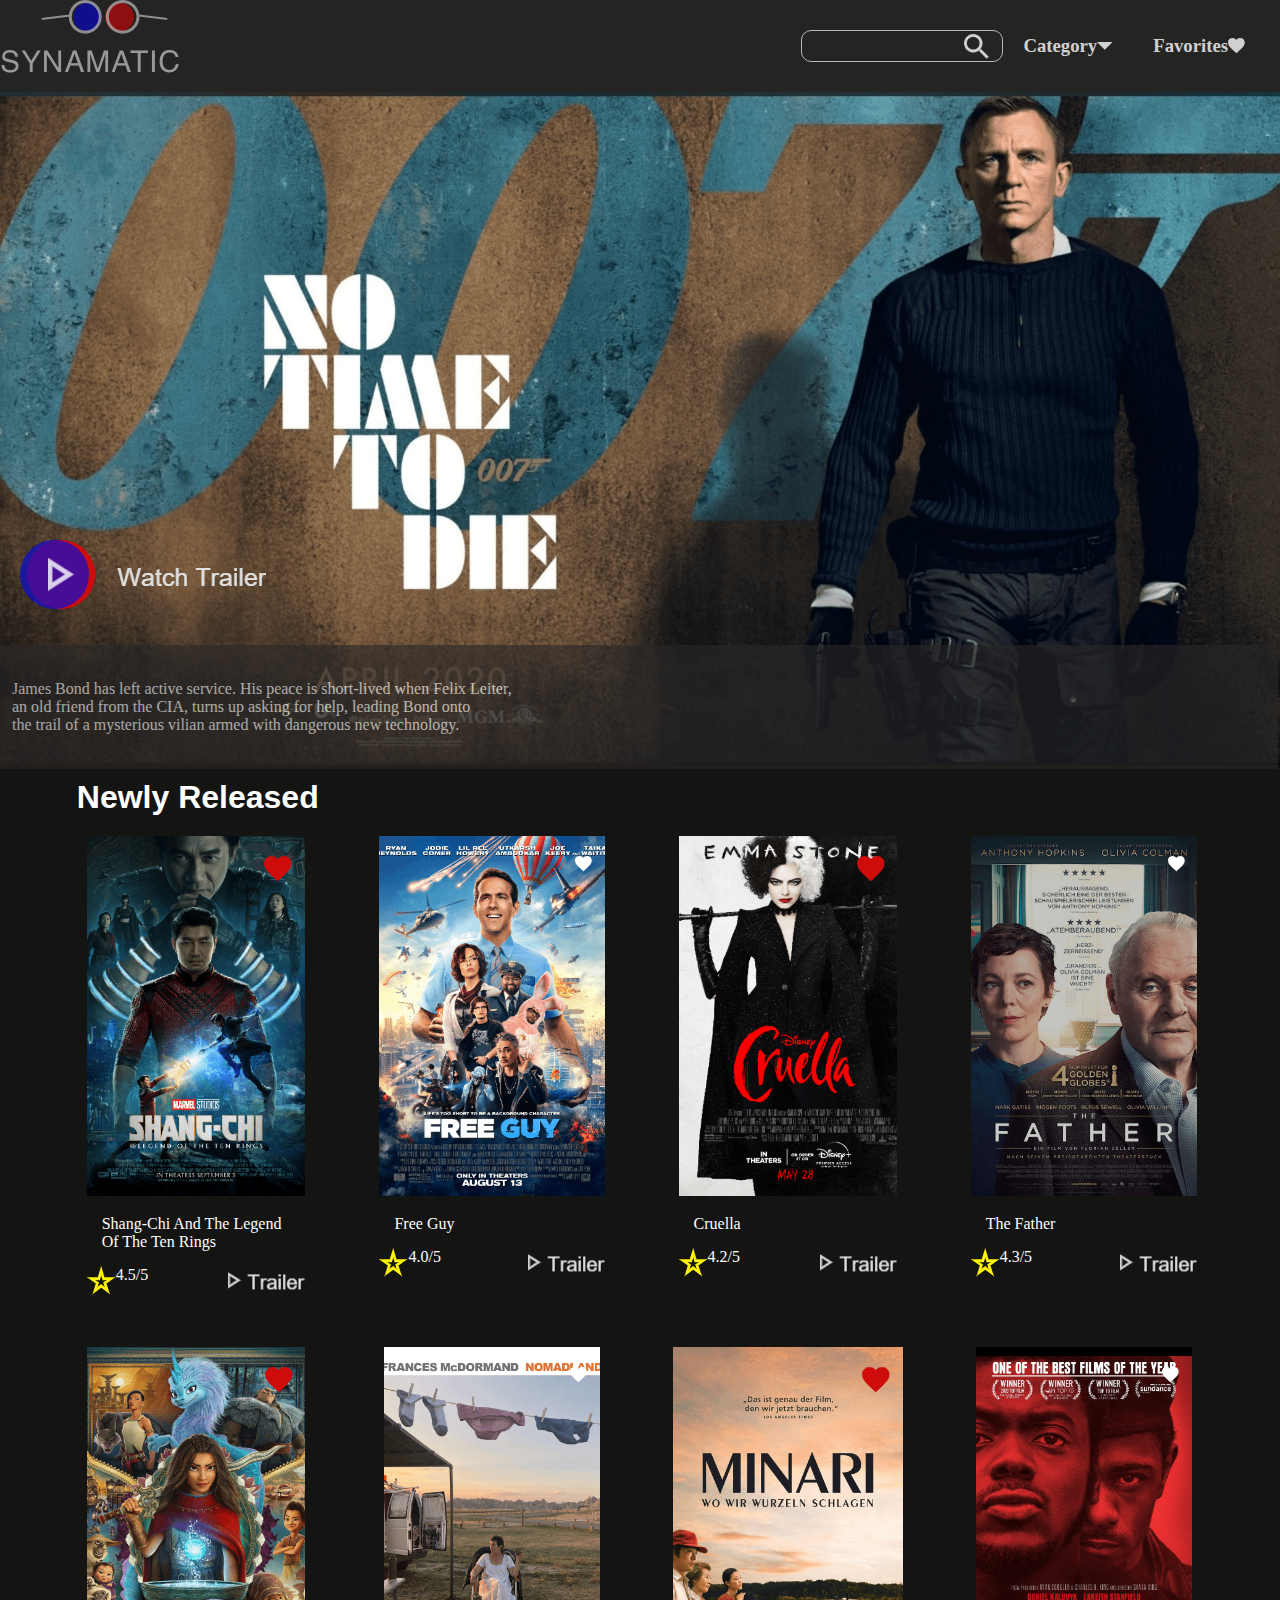
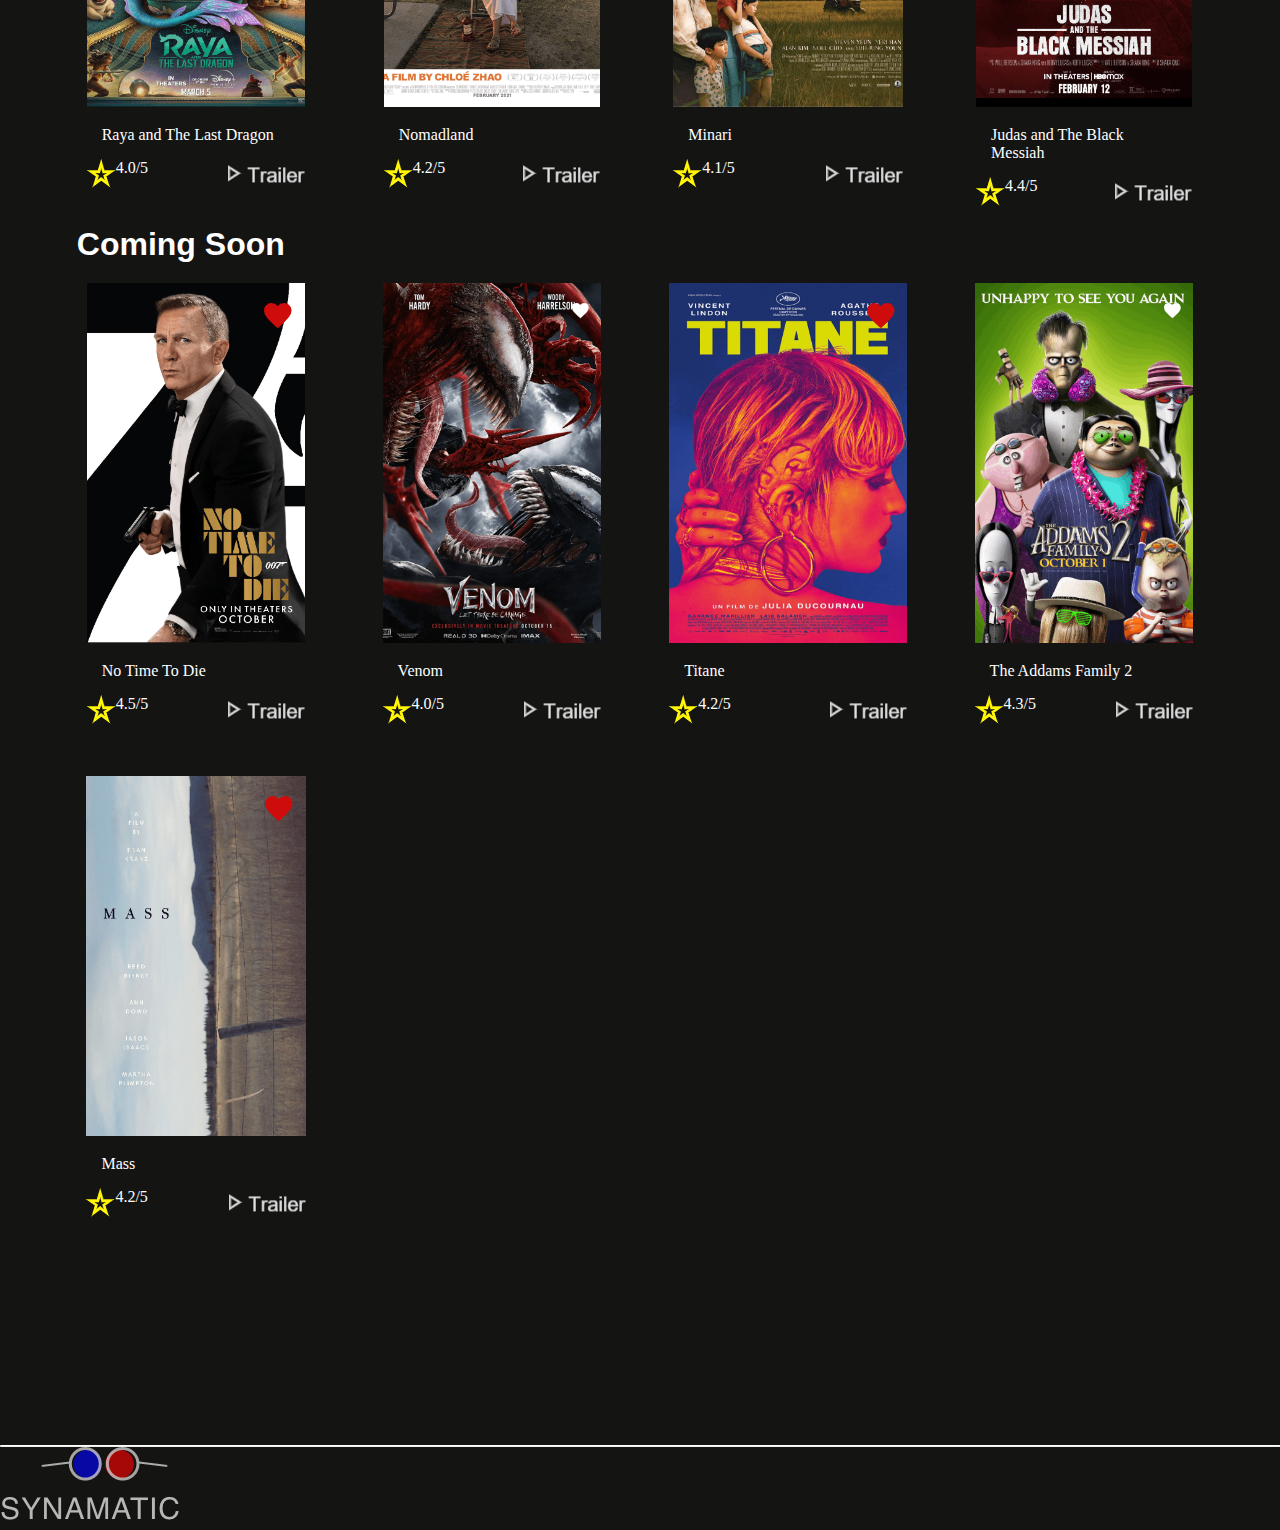
<file: index.html>
<!DOCTYPE html>
<html lang="en">
<head>
    <meta charset="UTF-8">
    <meta http-equiv="X-UA-Compatible" content="IE=edge">
    <meta name="viewport" content="width=device-width, initial-scale=1.0">
    <link rel="stylesheet" href="./style.css" class="stylesheet">
    <title>Home-SYNAMATIC</title>
</head>
<body>
    <header>
        <nav>
                        <div class="navbar">
            <div>
                <img src="./img/logo.png" alt="top-logo">
            </div>   
            
            <div class="category">
                <div class="search">
                    <input type="text">
                    <img src="./img/search.png" class="search-logo" alt="search">
                </div>
                <div class="p-10">
                    <h3>Category</h3>
                    <img src="./img/cat.png" alt="category">
                </div>
                <div class = "p-11">
                    <h3>Favorites</h3>
                    <img src="./img/Path 5.png" alt="like">
               </div>
            </div>
            </div>
            <div class="top-images">
                <img src="./img/no-time-to-die-.png" alt="top background">
                <div class="text">
                    <p>James Bond has left active service. His peace is short-lived when Felix Leiter,<br>an old friend from the CIA, turns up asking for help, leading Bond onto <br>the trail of a mysterious vilian armed with dangerous new technology.</p>
                </div>
            </div>

        </nav>
            <div class="T-button">
                <img src ="img/Watch-btn.png">
            </div>

    </header>
    <div class ="heading-text">
        <h1> Newly Released</h1>
    </div>
    <ul class = "container">
        <li class = "menus">   
            <div class="main">
                <div class="first-row">
                    <div class="image">
                    <img src="./img/MV5BNTliYjlkNDQ.png" alt="shang-chi">
                    </div>
                    <div class="first-text">
                    <div class="like">
                        <img src="./img/like.png" alt="red-like-button">
                    </div>
                    <div class="first-line">
                        <p>Shang-Chi And The Legend <br>Of The Ten Rings</p>
                    </div>
                    <div class="ratings">
                        <div class = "like-ratings">
                            <img src="./img/Path 6.png" alt="start"/>
                            <p>4.5/5</p>
                        </div> 
                        <img src="./img/Group 45.png" alt="ratings">
                    </div>    
                    </div>
                </div>
            </div>  
    </li>

    <li class = "menus">   
        <div class="main">
         <div class="first-row">
            <div class="image">
                <img src="./img/MV5BOTY2NzFjODc (2).png" alt="free-guy">
            </div>
            <div class="first-text">
                <div class="like">
                    <img src="./img/Path 5.png" alt="red-like-button">
                </div>
                <div class="first-line">
                    <p>Free Guy</p>
                </div>
                <div class="ratings">
                    <div class = "like-ratings">
                        <img src="./img/Path 6.png" alt="start"/>
                        <p>4.0/5</p>
                    </div>
                    
                    <img src="./img/Group 45.png" alt="ratings">
                </div>    
           </div>
        </div>
      </div>  
    </li>
    <li class = "menus">   
        <div class="main">
         <div class="first-row">
            <div class="image">
                <img src="./img/MV5BOWI5YTUxOWE.png" alt="cruella">
            </div>
            <div class="first-text">
                <div class="like">
                    <img src="./img/like.png" alt="red-like-button">
                </div>
                <div class="first-line">
                    <p>Cruella</p>
                </div>
                <div class="ratings">
                    <div class = "like-ratings">
                        <img src="./img/Path 6.png" alt="start"/>
                        <p>4.2/5</p>
                    </div>
                    
                    <img src="./img/Group 45.png" alt="ratings">
                </div>    
           </div>
        </div>
      </div>  
    </li>
    <li class = "menus">   
        <div class="main">
         <div class="first-row">
            <div class="image">
                <img src="./img/Mask Group 2.png" alt="The Father">
            </div>
            <div class="first-text">
                <div class="like">
                    <img src="./img/Path 5.png" alt="red-like-button">
                </div>
                <div class="first-line">
                    <p>The Father</p>
                </div>
                <div class="ratings">
                    <div class = "like-ratings">
                        <img src="./img/Path 6.png" alt="start"/>
                        <p>4.3/5</p>
                    </div>
                    <img src="./img/Group 45.png" alt="ratings">
                </div>    
           </div>
        </div>
      </div>  
</li>
    <li class = "menus">   
        <div class="main">
         <div class="first-row">
            <div class="image">
                <img src="./img/MV5BZWNiOTc4NGI.png" alt="Raya and The Last Dragon">
            </div>
            <div class="first-text">
                <div class="like">
                    <img src="./img/like.png" alt="red-like-button">
                </div>
                <div class="first-line">
                    <p>Raya and The Last Dragon</p>
                </div>
                <div class="ratings">
                    <div class = "like-ratings">
                        <img src="./img/Path 6.png" alt="start"/>
                        <p>4.0/5</p>
                    </div>
                    
                    <img src="./img/Group 45.png" alt="ratings">
                </div>    
           </div>
        </div>
      </div>  
    </li>
    <li class = "menus">   
        <div class="main">
         <div class="first-row">
            <div class="image">
                <img src="./img/MV5BMDRiZWUxNmI.png" alt="Nomadland">
            </div>
            <div class="first-text">
                <div class="like">
                    <img src="./img/Path 5.png" alt="red-like-button">
                </div>
                <div class="first-line">
                    <p>Nomadland</p>
                </div>
                <div class="ratings">
                    <div class = "like-ratings">
                        <img src="./img/Path 6.png" alt="start"/>
                        <p>4.2/5</p>
                    </div>
                    <img src="./img/Group 45.png" alt="ratings">
                </div>    
           </div>
        </div>
      </div>  
    </li>
    <li class = "menus">   
        <div class="main">
         <div class="first-row">
            <div class="image">
                <img src="./img/MV5BNjkyM2IxMTk.png" alt="Minari">
            </div>
            <div class="first-text">
                <div class="like">
                    <img src="./img/like.png" alt="red-like-button">
                </div>
                <div class="first-line">
                    <p>Minari</p>
                </div>
                <div class="ratings">
                    <div class = "like-ratings">
                        <img src="./img/Path 6.png" alt="start"/>
                        <p>4.1/5</p>
                    </div>
                    
                    <img src="./img/Group 45.png" alt="ratings">
                </div>    
           </div>
        </div>
      </div>  
    </li>
    <li class = "menus">   
        <div class="main">
         <div class="first-row">
            <div class="image">
                <img src="./img/MV5BMjBjYjBjNTU.png" alt="Judas and The Black Messiah">
            </div>
            <div class="first-text">
                <div class="like">
                    <img src="./img/Path 5.png" alt="red-like-button">
                </div>
                <div class="first-line">
                    <p>Judas and The Black Messiah</p>
                </div>
                <div class="ratings">
                    <div class = "like-ratings">
                        <img src="./img/Path 6.png" alt="start"/>
                        <p>4.4/5</p>
                    </div>
                    
                    <img src="./img/Group 45.png" alt="ratings">
                </div>    
           </div>
        </div>
      </div>  
    </li>
    </ul>
    <!-- -------------------------------------------------------coming soon ------------------------------------>
    <div class ="heading-text">
        <h1>Coming Soon</h1>
    </div>
    <ul class = "container">
        <li class = "menus">   
            <div class="main">
                <div class="first-row">
                    <div class="image">
                    <img src="./img/MV5BYWQ2NzQ1Njk.png" alt="no-time-to-die">
                    </div>
                    <div class="first-text">
                    <div class="like">
                        <img src="./img/like.png" alt="red-like-button">
                    </div>
                    <div class="first-line">
                        <p>No Time To Die</p>
                    </div>
                    <div class="ratings">
                        <div class = "like-ratings">
                            <img src="./img/Path 6.png" alt="start"/>
                            <p>4.5/5</p>
                        </div> 
                        <img src="./img/Group 45.png" alt="ratings">
                    </div>    
                    </div>
                </div>
            </div>  
    </li>

    <li class = "menus">   
        <div class="main">
         <div class="first-row">
            <div class="image">
                <img src="./img/MV5BNzA4MjEzMTk.png" alt="Venom">
            </div>
            <div class="first-text">
                <div class="like">
                    <img src="./img/Path 5.png" alt="red-like-button">
                </div>
                <div class="first-line">
                    <p>Venom</p>
                </div>
                <div class="ratings">
                    <div class = "like-ratings">
                        <img src="./img/Path 6.png" alt="start"/>
                        <p>4.0/5</p>
                    </div>
                    
                    <img src="./img/Group 45.png" alt="ratings">
                </div>    
           </div>
        </div>
      </div>  
    </li>
    <li class = "menus">   
        <div class="main">
         <div class="first-row">
            <div class="image">
                <img src="./img/MV5BNGJlMTVlYWQ.png" alt="Titane">
            </div>
            <div class="first-text">
                <div class="like">
                    <img src="./img/like.png" alt="red-like-button">
                </div>
                <div class="first-line">
                    <p>Titane</p>
                </div>
                <div class="ratings">
                    <div class = "like-ratings">
                        <img src="./img/Path 6.png" alt="start"/>
                        <p>4.2/5</p>
                    </div>
                    
                    <img src="./img/Group 45.png" alt="ratings">
                </div>    
           </div>
        </div>
      </div>  
    </li>
    <li class = "menus">   
        <div class="main">
         <div class="first-row">
            <div class="image">
                <img src="./img/MV5BNzQ5NzJjMDg.png" alt="The Addams Family 2">
            </div>
            <div class="first-text">
                <div class="like">
                    <img src="./img/Path 5.png" alt="red-like-button">
                </div>
                <div class="first-line">
                    <p>The Addams Family 2</p>
                </div>
                <div class="ratings">
                    <div class = "like-ratings">
                        <img src="./img/Path 6.png" alt="start"/>
                        <p>4.3/5</p>
                    </div>
                    <img src="./img/Group 45.png" alt="ratings">
                </div>    
           </div>
        </div>
      </div>  
</li>
<li class = "menus">   
        <div class="main">
         <div class="first-row">
            <div class="image">
                <img src="./img/MV5BODgxMDJjMjc.png" alt="Mass">
            </div>
            <div class="first-text">
                <div class="like">
                    <img src="./img/like.png" alt="red-like-button">
                </div>
                <div class="first-line">
                    <p>Mass</p>
                </div>
                <div class="ratings">
                    <div class = "like-ratings">
                        <img src="./img/Path 6.png" alt="start"/>
                        <p>4.2/5</p>
                    </div>
                    
                    <img src="./img/Group 45.png" alt="ratings">
                </div>    
           </div>
        </div>
      </div>  
    </li>
</ul>
</body>
<br>
<footer>
    <div class = "footer">
        <hr id="footer-hr">
        <img src="./img/logo.png" alt="top-logo">

    </div>
</footer>
</html>
</file>
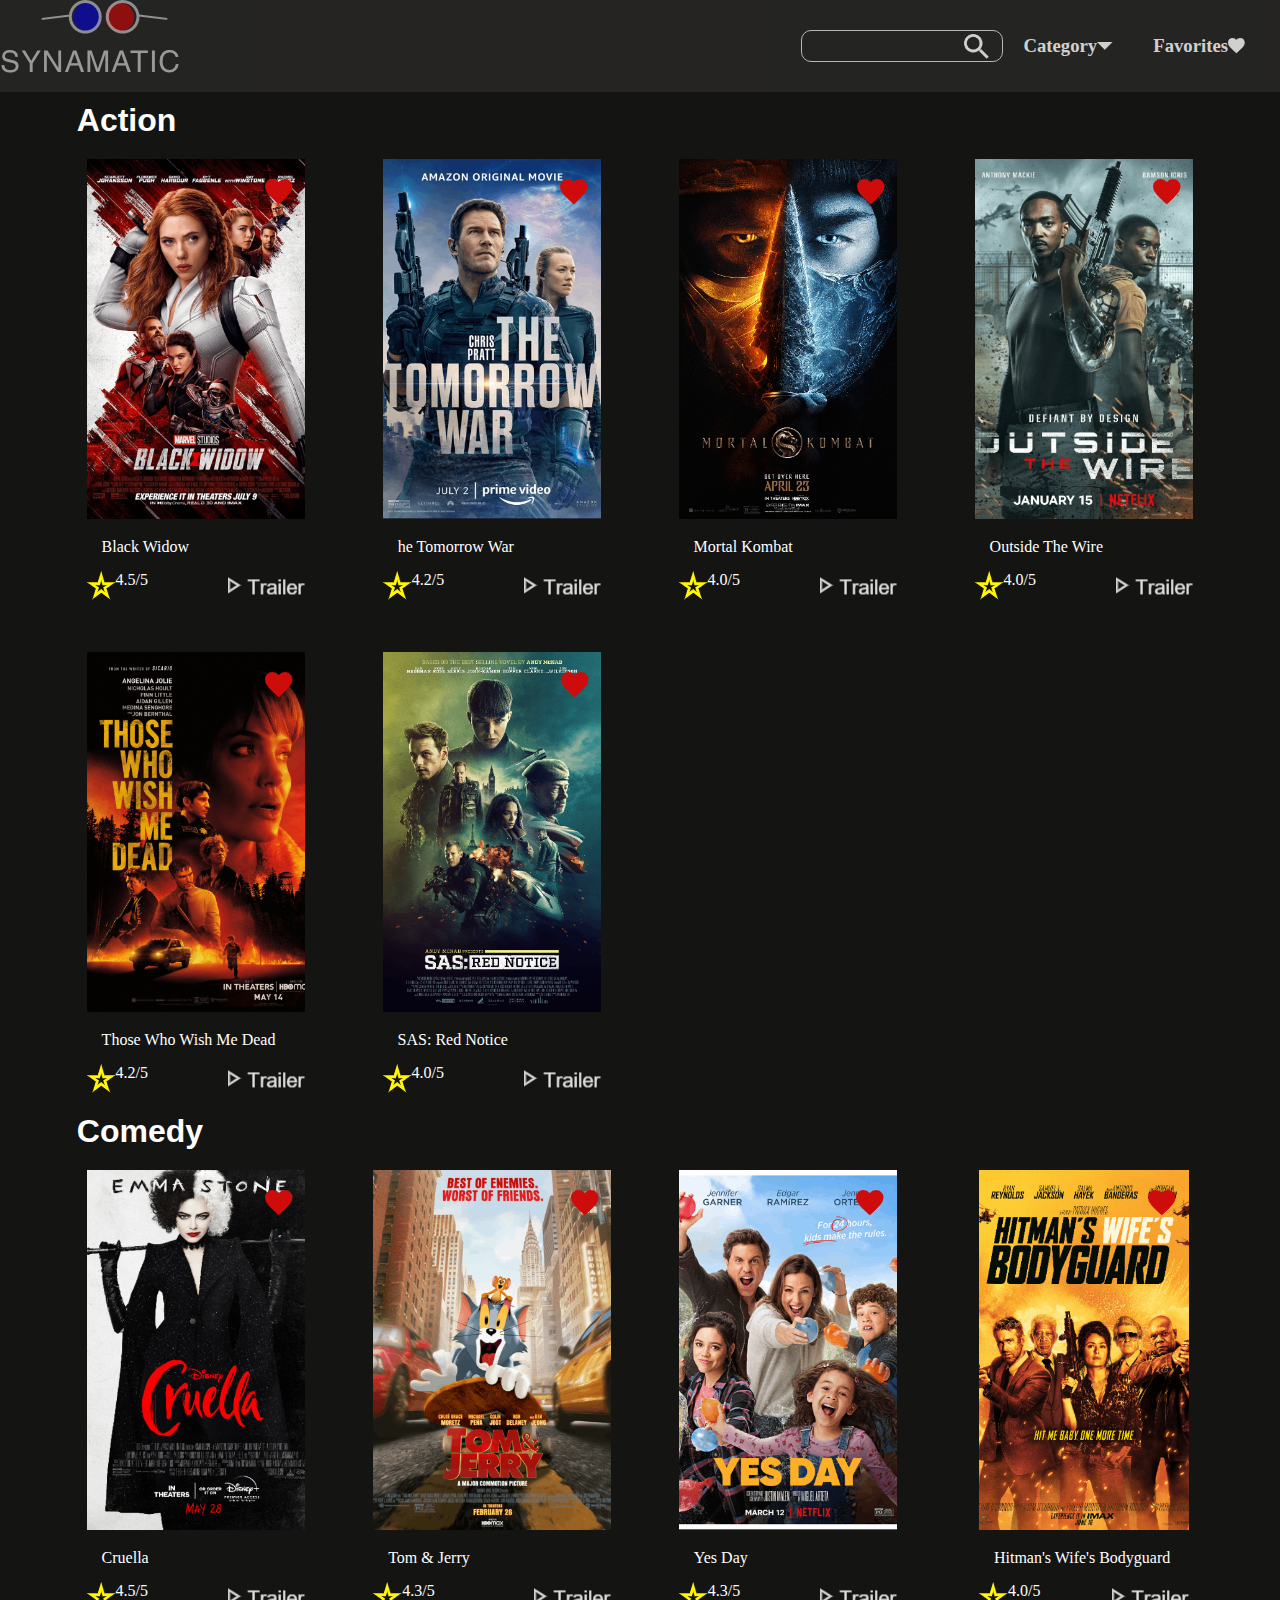
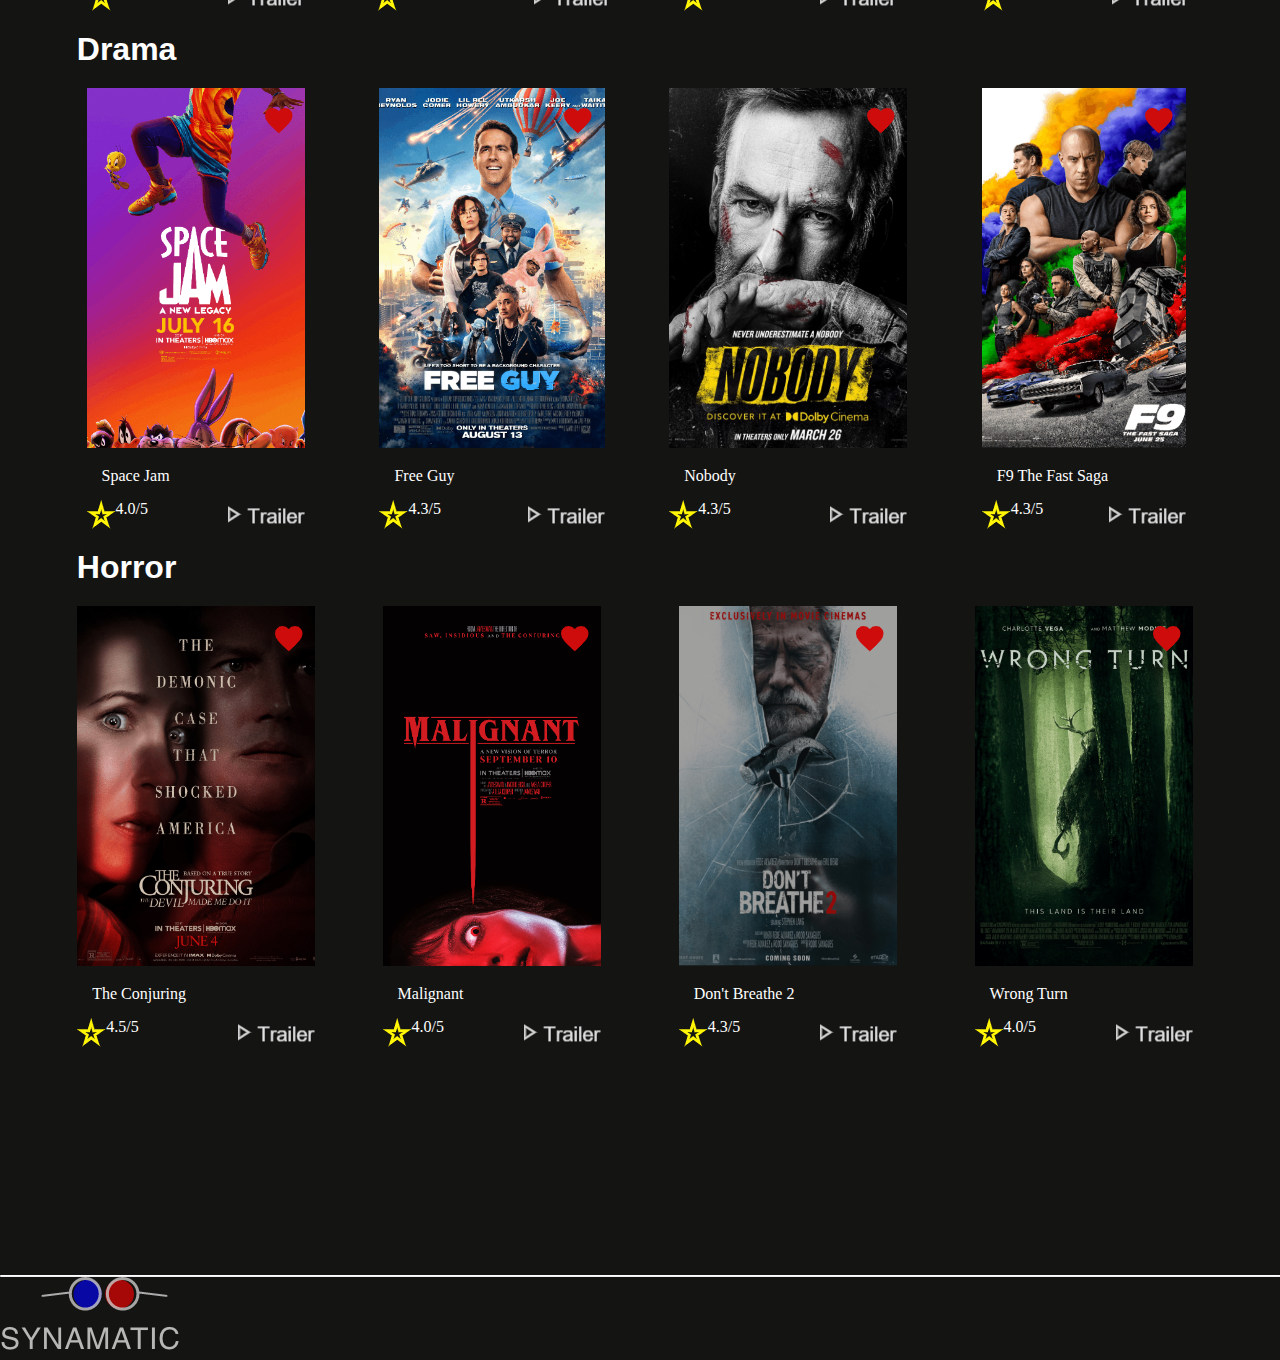
<file: categories.html>
<!DOCTYPE html>
<html lang="en">
<head>
    <meta charset="UTF-8">
    <meta http-equiv="X-UA-Compatible" content="IE=edge">
    <meta name="viewport" content="width=device-width, initial-scale=1.0">
    <link rel="stylesheet" href="./style.css" class="stylesheet">
    <title>Categories - SYNAMATIC</title>
</head>
<body>
    <header>
        <nav>
            <div class="navbar">
            <div>
                <img src="./img/logo.png" alt="top-logo">
            </div>   
            
            <div class="category">
                <div class="search">
                    <input type="text">
                    <img src="./img/search.png" class="search-logo" alt="search">
                </div>
                <div class="p-10">
                    <h3>Category</h3>
                    <img src="./img/cat.png" alt="category">
                </div>
                <div class = "p-11">
                    <h3>Favorites</h3>
                    <img src="./img/Path 5.png" alt="like">
               </div>
            </div>
        </nav>
    </header>
    <!------------------------------------------------ Action-------------------------------------- -->
    <div class ="heading-text">
        <h1>Action</h1>
    </div>
    <ul class = "container">
    <li class = "menus">   
        <div class="main">
         <div class="first-row">
            <div class="image">
                <img src="./img/MV5BNjRmNDI5MjM.png" alt="Black Widow">
            </div>
            <div class="first-text">
                <div class="like">
                    <img src="./img/like.png" alt="red-like-button">
                </div>
                <div class="first-line">
                    <p>Black Widow</p>
                </div>
                <div class="ratings">
                    <div class = "like-ratings">
                        <img src="./img/Path 6.png" alt="start"/>
                        <p>4.5/5</p>
                    </div>
                        <img src="./img/Group 45.png" alt="ratings">
                    </div>    
                </div>
            </div>
        </div>  
    </li>
    <li class = "menus">   
        <div class="main">
         <div class="first-row">
            <div class="image">
                <img src="./img/MV5BNTI2YTI0MWE.png" alt="The Tomorrow War">
            </div>
            <div class="first-text">
                <div class="like">
                    <img src="./img/like.png" alt="red-like-button">
                </div>
                <div class="first-line">
                    <p>he Tomorrow War</p>
                </div>
                <div class="ratings">
                    <div class = "like-ratings">
                        <img src="./img/Path 6.png" alt="start"/>
                        <p>4.2/5</p>
                    </div>
                    
                    <img src="./img/Group 45.png" alt="ratings">
                </div>    
           </div>
        </div>
      </div>  
    </li>
    <li class = "menus">   
        <div class="main">
         <div class="first-row">
            <div class="image">
                <img src="./img/MV5BY2ZlNWIxODM.png" alt="Mortal Kombat">
            </div>
            <div class="first-text">
                <div class="like">
                    <img src="./img/like.png" alt="red-like-button">
                </div>
                <div class="first-line">
                    <p>Mortal Kombat</p>
                </div>
                <div class="ratings">
                    <div class = "like-ratings">
                        <img src="./img/Path 6.png" alt="start"/>
                        <p>4.0/5</p>
                    </div>
                    
                    <img src="./img/Group 45.png" alt="ratings">
                </div>    
           </div>
        </div>
      </div>  
    </li>
    <li class = "menus">   
        <div class="main">
         <div class="first-row">
            <div class="image">
                <img src="./img/MV5BNmM2MWQ0Nzk.png" alt="Outside The Wire">
            </div>
            <div class="first-text">
                <div class="like">
                    <img src="./img/like.png" alt="red-like-button">
                </div>
                <div class="first-line">
                    <p>Outside The Wire</p>
                </div>
                <div class="ratings">
                    <div class = "like-ratings">
                        <img src="./img/Path 6.png" alt="start"/>
                        <p>4.0/5</p>
                    </div>
                    
                    <img src="./img/Group 45.png" alt="ratings">
                </div>    
           </div>
        </div>
      </div>  
    </li>
    <li class = "menus">   
        <div class="main">
         <div class="first-row">
            <div class="image">
                <img src="./img/MV5BMDAxMmQ0NTA.png" alt="Those Who Wish Me Dead">
            </div>
            <div class="first-text">
                <div class="like">
                    <img src="./img/like.png" alt="red-like-button">
                </div>
                <div class="first-line">
                    <p>Those Who Wish Me Dead</p>
                </div>
                <div class="ratings">
                    <div class = "like-ratings">
                        <img src="./img/Path 6.png" alt="start"/>
                        <p>4.2/5</p>
                    </div>
                    
                    <img src="./img/Group 45.png" alt="ratings">
                    </div>    
                </div>
            </div>
        </div>  
    </li>
    <li class = "menus">   
        <div class="main">
         <div class="first-row">
            <div class="image">
                <img src="./img/MV5BYzVjMWU4OGU.png" alt="SAS: Red Notice">
            </div>
            <div class="first-text">
                <div class="like">
                    <img src="./img/like.png" alt="red-like-button">
                </div>
                <div class="first-line">
                    <p>SAS: Red Notice</p>
                </div>
                <div class="ratings">
                    <div class = "like-ratings">
                        <img src="./img/Path 6.png" alt="start"/>
                        <p>4.0/5</p>
                    </div>
                    
                    <img src="./img/Group 45.png" alt="ratings">
                    </div>    
                </div>
            </div>
        </div>  
    </li>
    </ul>

    <!--------------------------------- Comedy ----------------------------------------------->

    <div class ="heading-text">
        <h1>Comedy</h1>
    </div>
    <ul class = "container">
    <li class = "menus">   
        <div class="main">
         <div class="first-row">
            <div class="image">
                <img src="./img/MV5BOWI5YTUxOWE.png" alt="Cruella">
            </div>
            <div class="first-text">
                <div class="like">
                    <img src="./img/like.png" alt="red-like-button">
                </div>
                <div class="first-line">
                    <p>Cruella</p>
                </div>
                <div class="ratings">
                    <div class = "like-ratings">
                        <img src="./img/Path 6.png" alt="start"/>
                        <p>4.5/5</p>
                    </div>
                    
                    <img src="./img/Group 45.png" alt="ratings">
                    </div>    
                </div>
            </div>
        </div>  
    </li>
    <li class = "menus">   
        <div class="main">
         <div class="first-row">
            <div class="image">
                <img src="./img/MV5BYzE3ODhiNzA.png" alt="Tom & Jerry">
            </div>
            <div class="first-text">
                <div class="like">
                    <img src="./img/like.png" alt="red-like-button">
                </div>
                <div class="first-line">
                    <p>Tom & Jerry</p>
                </div>
                <div class="ratings">
                    <div class = "like-ratings">
                        <img src="./img/Path 6.png" alt="start"/>
                        <p>4.3/5</p>
                    </div>
                    
                    <img src="./img/Group 45.png" alt="ratings">
                    </div>    
                </div>
            </div>
        </div>  
    </li>
    <li class = "menus">   
        <div class="main">
         <div class="first-row">
            <div class="image">
                <img src="./img/MV5BNTMwMzA4YzY.png" alt="Yes Day">
            </div>
            <div class="first-text">
                <div class="like">
                    <img src="./img/like.png" alt="red-like-button">
                </div>
                <div class="first-line">
                    <p>Yes Day</p>
                </div>
                <div class="ratings">
                    <div class = "like-ratings">
                        <img src="./img/Path 6.png" alt="start"/>
                        <p>4.3/5</p>
                    </div>
                    
                    <img src="./img/Group 45.png" alt="ratings">
                     </div>    
                </div>
            </div>
        </div>  
    </li>
    <li class = "menus">   
        <div class="main">
         <div class="first-row">
            <div class="image">
                <img src="./img/MV5BNGQ2MGQ1ZGQ.png" alt="Hitman's Wife's Bodyguard">
            </div>
            <div class="first-text">
                <div class="like">
                    <img src="./img/like.png" alt="red-like-button">
                </div>
                <div class="first-line">
                    <p>Hitman's Wife's Bodyguard</p>
                </div>
                <div class="ratings">
                    <div class = "like-ratings">
                        <img src="./img/Path 6.png" alt="start"/>
                        <p>4.0/5</p>
                    </div>
                        <img src="./img/Group 45.png" alt="ratings">
                    </div>    
                </div>
            </div>
        </div>  
    </li>
    </ul>


   <!-- --------------------------------------------drama ----------------------------------- -->
 <div class ="heading-text">
    <h1>Drama</h1>
</div>
<ul class ="container">
<li class = "menus">   
    <div class="main">
     <div class="first-row">
        <div class="image">
            <img src="./img/MV5BZTAzN2ZlZTE (1).png" alt="Space Jam">
        </div>
        <div class="first-text">
            <div class="like">
                <img src="./img/like.png" alt="red-like-button">
            </div>
            <div class="first-line">
                <p>Space Jam</p>
            </div>
            <div class="ratings">
                <div class = "like-ratings">
                    <img src="./img/Path 6.png" alt="start"/>
                    <p>4.0/5</p>
                </div>
                
                <img src="./img/Group 45.png" alt="ratings">
            </div>    
       </div>
    </div>
  </div>  
</li>
<li class = "menus">   
    <div class="main">
     <div class="first-row">
        <div class="image">
            <img src="./img/MV5BOTY2NzFjODc (2).png" alt="Free Guy">
        </div>
        <div class="first-text">
            <div class="like">
                <img src="./img/like.png" alt="red-like-button">
            </div>
            <div class="first-line">
                <p>Free Guy</p>
            </div>
            <div class="ratings">
                <div class = "like-ratings">
                    <img src="./img/Path 6.png" alt="start"/>
                    <p>4.3/5</p>
                </div>
                
                <img src="./img/Group 45.png" alt="ratings">
            </div>    
       </div>
    </div>
  </div>  
</li>
<li class = "menus">   
    <div class="main">
     <div class="first-row">
        <div class="image">
            <img src="./img/ExGV74dUcAMRKt-.png" alt="Nobody">
        </div>
        <div class="first-text">
            <div class="like">
                <img src="./img/like.png" alt="red-like-button">
            </div>
            <div class="first-line">
                <p>Nobody</p>
            </div>
            <div class="ratings">
                <div class = "like-ratings">
                    <img src="./img/Path 6.png" alt="start"/>
                    <p>4.3/5</p>
                </div>
                
                <img src="./img/Group 45.png" alt="ratings">
            </div>    
       </div>
    </div>
  </div>  
</li>
<li class = "menus">   
    <div class="main">
     <div class="first-row">
        <div class="image">
            <img src="./img/MV5BMjI0NmFkYzE.png" alt="F9 The Fast Saga">
        </div>
        <div class="first-text">
            <div class="like">
                <img src="./img/like.png" alt="red-like-button">
            </div>
            <div class="first-line">
                <p>F9 The Fast Saga</p>
            </div>
            <div class="ratings">
                <div class = "like-ratings">
                    <img src="./img/Path 6.png" alt="start"/>
                    <p>4.3/5</p>
                </div>
                
                <img src="./img/Group 45.png" alt="ratings">
            </div>    
       </div>
    </div>
  </div>  
</li>
</ul>
<!-- -------------------------------------------------------Horror ------------------------------------>
 <div class ="heading-text">
    <h1>Horror</h1>
</div>
<ul class = "container">
<li class = "menus">   
    <div class="main">
     <div class="first-row">
        <div class="image">
            <img src="./img/MV5BYzQxMjVkZjE.png" alt="The Conjuring">
        </div>
        <div class="first-text">
            <div class="like">
                <img src="./img/like.png" alt="red-like-button">
            </div>
            <div class="first-line">
                <p>The Conjuring</p>
            </div>
            <div class="ratings">
                <div class = "like-ratings">
                    <img src="./img/Path 6.png" alt="start"/>
                    <p>4.5/5</p>
                </div>
                
                <img src="./img/Group 45.png" alt="ratings">
            </div>    
       </div>
    </div>
  </div>  
</li>
<li class = "menus">   
    <div class="main">
     <div class="first-row">
        <div class="image">
            <img src="./img/MV5BYTc0NWIwOTY.png" alt="Malignant">
        </div>
        <div class="first-text">
            <div class="like">
                <img src="./img/like.png" alt="red-like-button">
            </div>
            <div class="first-line">
                <p>Malignant</p>
            </div>
            <div class="ratings">
                <div class = "like-ratings">
                    <img src="./img/Path 6.png" alt="start"/>
                    <p>4.0/5</p>
                </div>
                
                <img src="./img/Group 45.png" alt="ratings">
            </div>    
       </div>
    </div>
  </div>  
</li>
<li class = "menus">   
    <div class="main">
     <div class="first-row">
        <div class="image">
            <img src="./img/Mask Group 14.png" alt="Don't Breathe 2">
        </div>
        <div class="first-text">
            <div class="like">
                <img src="./img/like.png" alt="red-like-button">
            </div>
            <div class="first-line">
                <p>Don't Breathe 2</p>
            </div>
            <div class="ratings">
                <div class = "like-ratings">
                    <img src="./img/Path 6.png" alt="start"/>
                    <p>4.3/5</p>
                </div>
                
                <img src="./img/Group 45.png" alt="ratings">
            </div>    
       </div>
    </div>
  </div>  
</li>
<li class = "menus">   
    <div class="main">
     <div class="first-row">
        <div class="image">
            <img src="./img/MV5BM2Y5ZWE2MTM.png" alt="Wrong Turn">
        </div>
        <div class="first-text">
            <div class="like">
                <img src="./img/like.png" alt="red-like-button">
            </div>
            <div class="first-line">
                <p>Wrong Turn</p>
            </div>
            <div class="ratings">
                <div class = "like-ratings">
                    <img src="./img/Path 6.png" alt="start"/>
                    <p>4.0/5</p>
                </div>
                
                <img src="./img/Group 45.png" alt="ratings">
            </div>    
       </div>
    </div>
  </div>  
</li>
</ul>
<br>
<footer>
    <div class = "footer">
        <hr id="footer-hr">
       
        <img src="./img/logo.png" alt="top-logo">

    </div>
</footer>

</body>

</html>
</file>
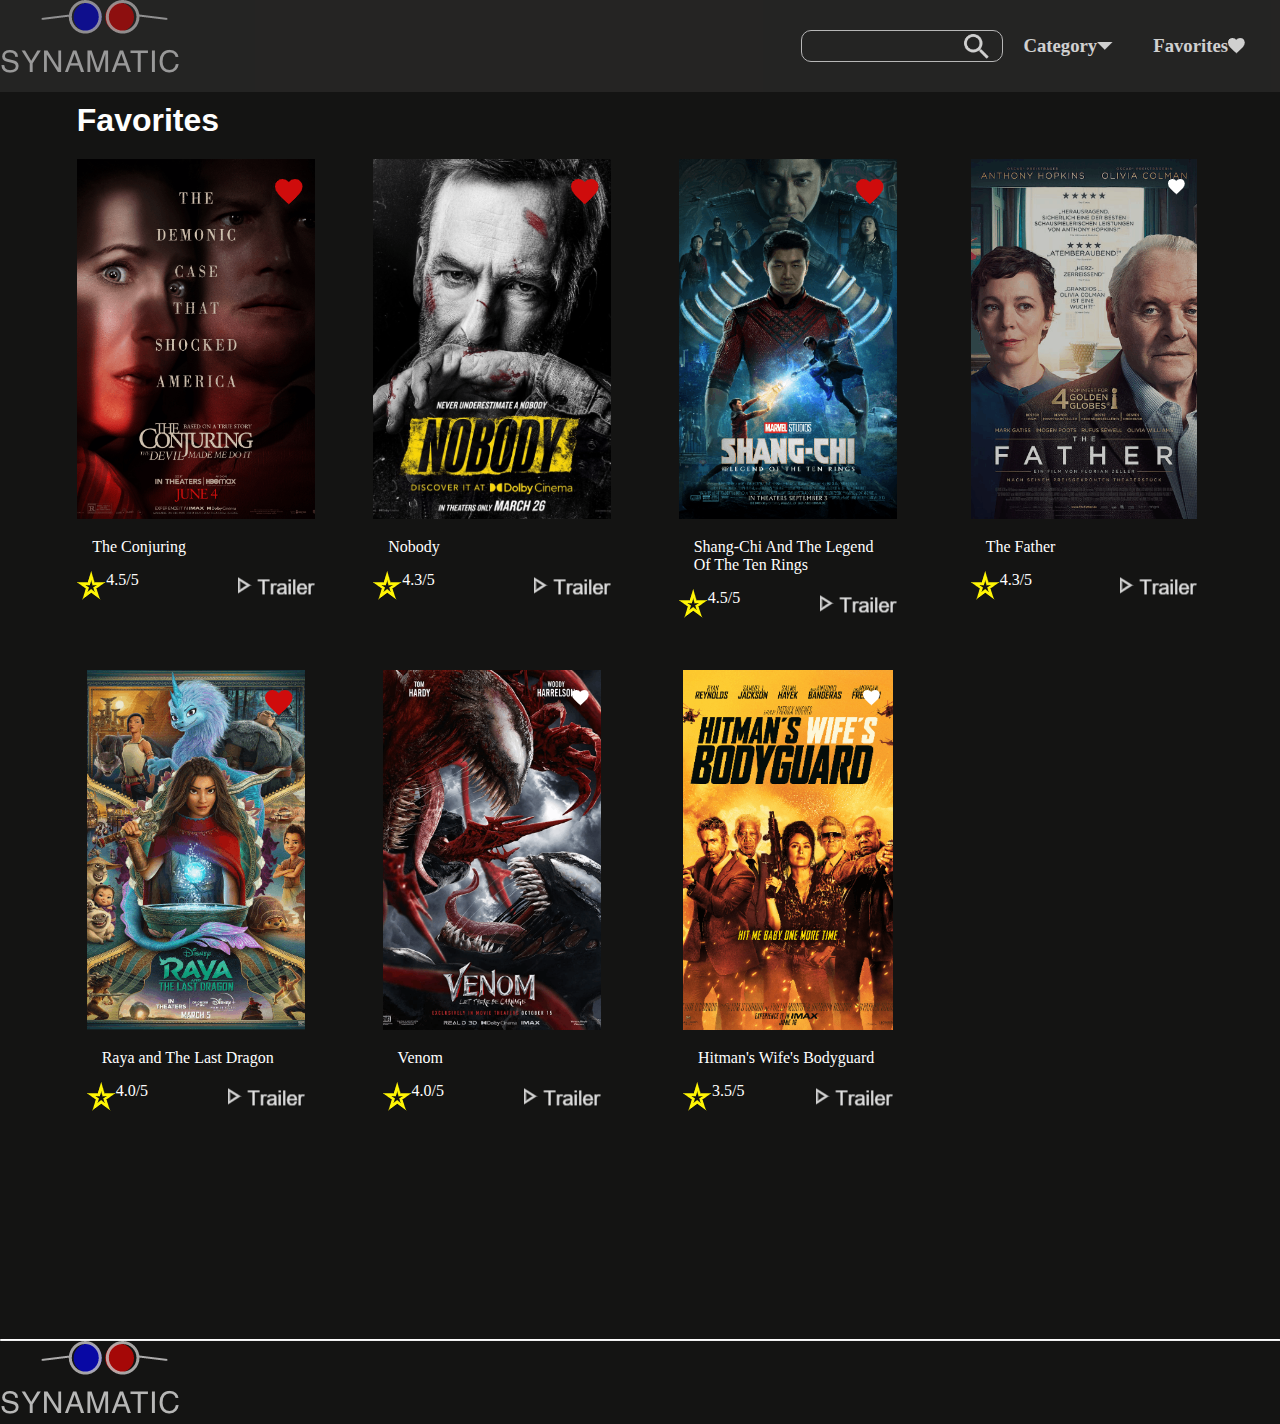
<file: favorites.html>
<!DOCTYPE html>
<html lang="en">
<head>
    <meta charset="UTF-8">
    <meta http-equiv="X-UA-Compatible" content="IE=edge">
    <meta name="viewport" content="width=device-width, initial-scale=1.0">
    <link rel="stylesheet" href="./style.css" class="stylesheet">
    <title>Document</title>
</head>
<body>
    <header>
        <nav>
            <div class="navbar">
            <div>
                <img class="logo" src="./img/logo.png" alt="top-logo">
            </div>   
            
            <div class="category">
                <div class="search">
                    <input type="text">
                    <img src="./img/search.png" class="search-logo" alt="search">
                </div>
                <div class="p-10">
                    <h3>Category</h3>
                    <img src="./img/cat.png" alt="category" class="dropdown">
                </div>
                <div class = "p-11">
                    <h3>Favorites</h3>
                    <img src="./img/Path 5.png" alt="like" class="dropdown">
               </div>
            </div>
        </nav>
    </header>
    <!-- -------------------------------------------------------Favorites ------------------------------------>
    <div class ="heading-text">
        <h1>Favorites</h1>
    </div>
    <ul class = "container">
     <li class = "menus">   
            <div class="main">
                <div class="first-row">
                    <div class="image">
                    <img src="./img/MV5BYzQxMjVkZjE.png" alt="The Cnojuring">
                    </div>
                    <div class="first-text">
                    <div class="like">
                        <img src="./img/like.png" alt="red-like-button">
                    </div>
                    <div class="first-line">
                        <p>The Conjuring</p>
                    </div>
                    <div class="ratings">
                        <div class = "like-ratings">
                            <img src="./img/Path 6.png" alt="start"/>
                            <p>4.5/5</p>
                        </div> 
                        <img src="./img/Group 45.png" alt="ratings">
                    </div>    
                    </div>
                </div>
            </div>  
    </li>
    <li class = "menus">   
        <div class="main">
         <div class="first-row">
            <div class="image">
                <img src="./img/ExGV74dUcAMRKt-.png" alt="Nobody">
            </div>
            <div class="first-text">
                <div class="like">
                    <img src="./img/like.png" alt="red-like-button">
                </div>
                <div class="first-line">
                    <p>Nobody</p>
                </div>
                <div class="ratings">
                    <div class = "like-ratings">
                        <img src="./img/Path 6.png" alt="start"/>
                        <p>4.3/5</p>
                    </div>
                    
                    <img src="./img/Group 45.png" alt="ratings">
                </div>    
           </div>
        </div>
      </div>  
    </li>
    <li class = "menus">   
        <div class="main">
            <div class="first-row">
                <div class="image">
                <img src="./img/MV5BNTliYjlkNDQ.png" alt="shang-chi">
                </div>
                <div class="first-text">
                <div class="like">
                    <img src="./img/like.png" alt="red-like-button">
                </div>
                <div class="first-line">
                    <p>Shang-Chi And The Legend <br>Of The Ten Rings</p>
                </div>
                <div class="ratings">
                    <div class = "like-ratings">
                        <img src="./img/Path 6.png" alt="start"/>
                        <p>4.5/5</p>
                    </div> 
                    <img src="./img/Group 45.png" alt="ratings">
                </div>    
                </div>
            </div>
        </div>  
</li>
<li class = "menus">   
    <div class="main">
     <div class="first-row">
        <div class="image">
            <img src="./img/Mask Group 2.png" alt="The Father">
        </div>
        <div class="first-text">
            <div class="like">
                <img src="./img/Path 5.png" alt="red-like-button">
            </div>
            <div class="first-line">
                <p>The Father</p>
            </div>
            <div class="ratings">
                <div class = "like-ratings">
                    <img src="./img/Path 6.png" alt="start"/>
                    <p>4.3/5</p>
                </div>
                <img src="./img/Group 45.png" alt="ratings">
            </div>    
       </div>
    </div>
  </div>  
</li>
<li class = "menus">   
    <div class="main">
     <div class="first-row">
        <div class="image">
            <img src="./img/MV5BZWNiOTc4NGI.png" alt="Raya and The Last Dragon">
        </div>
        <div class="first-text">
            <div class="like">
                <img src="./img/like.png" alt="red-like-button">
            </div>
            <div class="first-line">
                <p>Raya and The Last Dragon</p>
            </div>
            <div class="ratings">
                <div class = "like-ratings">
                    <img src="./img/Path 6.png" alt="start"/>
                    <p>4.0/5</p>
                </div>
                
                <img src="./img/Group 45.png" alt="ratings">
            </div>    
       </div>
    </div>
  </div>  
</li>
<li class = "menus">   
    <div class="main">
     <div class="first-row">
        <div class="image">
            <img src="./img/MV5BNzA4MjEzMTk.png" alt="Venom">
        </div>
        <div class="first-text">
            <div class="like">
                <img src="./img/Path 5.png" alt="red-like-button">
            </div>
            <div class="first-line">
                <p>Venom</p>
            </div>
            <div class="ratings">
                <div class = "like-ratings">
                    <img src="./img/Path 6.png" alt="start"/>
                    <p>4.0/5</p>
                </div>
                
                <img src="./img/Group 45.png" alt="ratings">
            </div>    
       </div>
    </div>
  </div>  
</li>
<li class = "menus">   
    <div class="main">
     <div class="first-row">
        <div class="image">
            <img src="./img/MV5BNGQ2MGQ1ZGQ.png" alt="Hitman's Wife's Bodyguard">
        </div>
        <div class="first-text">
            <div class="like">
                <img src="./img/Path 5.png" alt="red-like-button">
            </div>
            <div class="first-line">
                <p>Hitman's Wife's Bodyguard</p>
            </div>
            <div class="ratings">
                <div class = "like-ratings">
                    <img src="./img/Path 6.png" alt="start"/>
                    <p>3.5/5</p>
                </div>
                <img src="./img/Group 45.png" alt="ratings">
            </div>    
       </div>
    </div>
  </div>  
</li>
</ul>
</body>
<br>
<footer>
    <div class = "footer">
        <hr id="footer-hr">
       
        <img src="./img/logo.png" alt="top-logo">

    </div>
</footer>
</html>
</file>
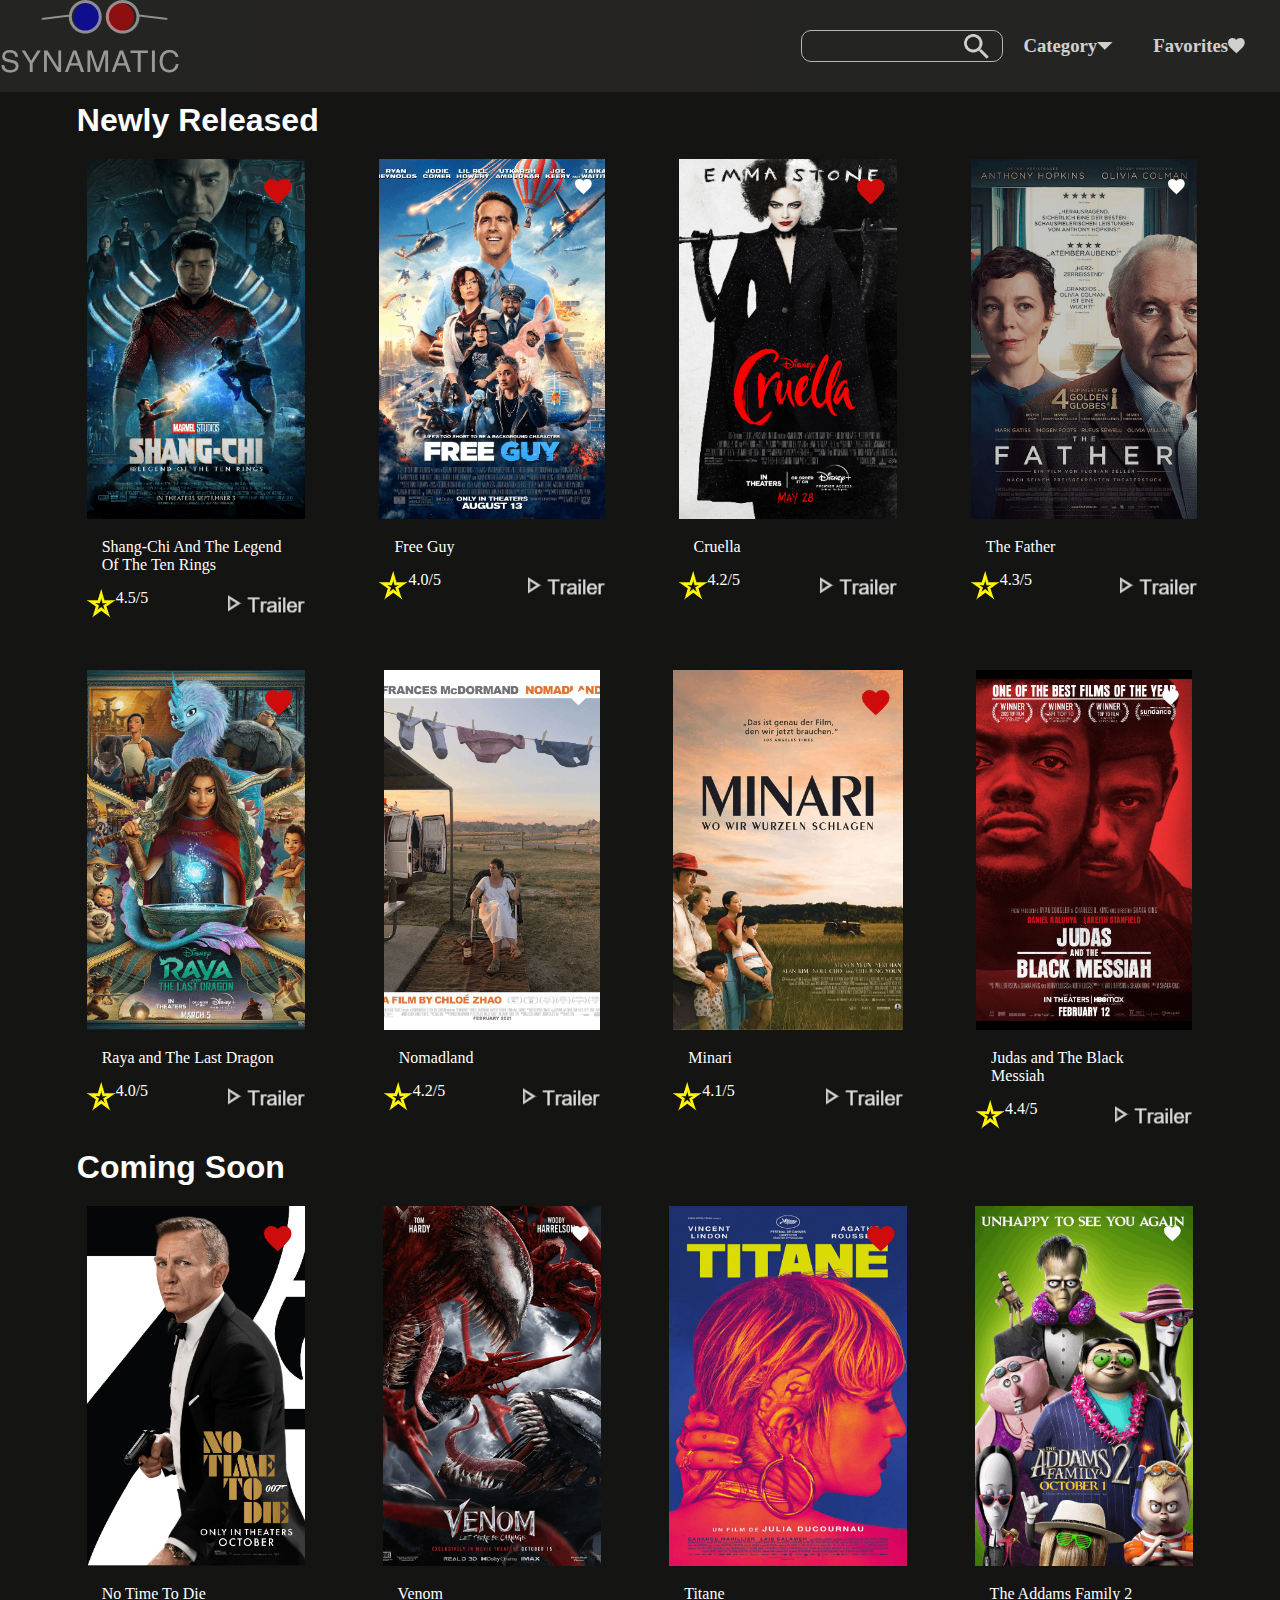
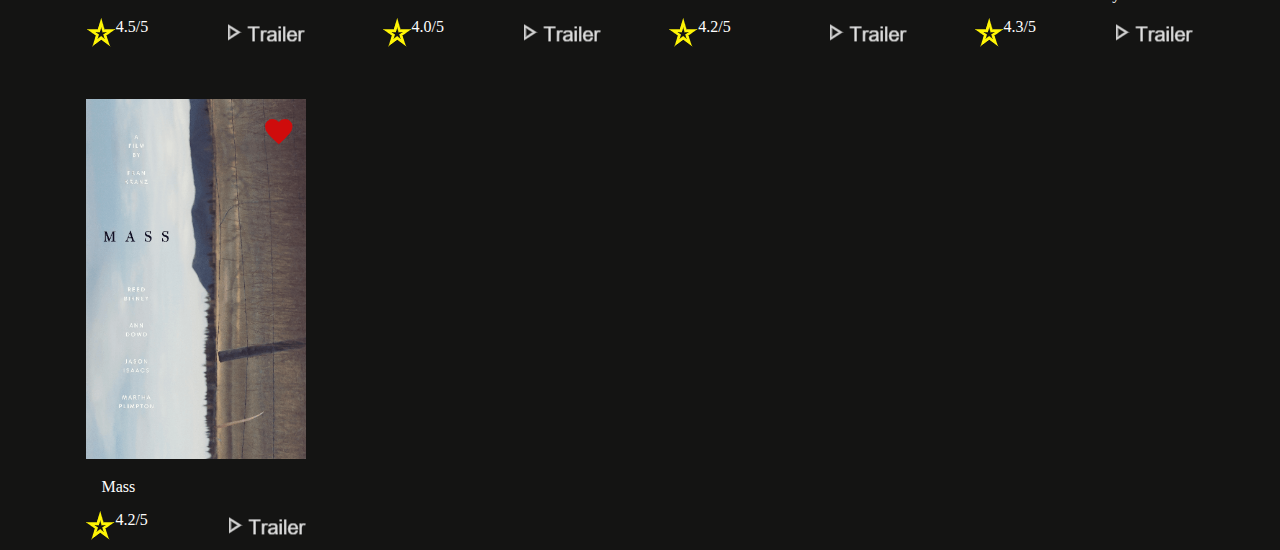
<file: page2.html>
<!DOCTYPE html>
<html lang="en">
<head>
    <meta charset="UTF-8">
    <meta http-equiv="X-UA-Compatible" content="IE=edge">
    <meta name="viewport" content="width=device-width, initial-scale=1.0">
    <link rel="stylesheet" href="./style.css" class="stylesheet">
    <title>Document</title>
</head>
<body>
    <header>
        <nav>
            <div class="navbar">
            <div>
                <img src="./img/logo.png" alt="top-logo">
            </div>   
            
            <div class="category">
                <div class="search">
                    <input type="text">
                    <img src="./img/search.png" class="search-logo" alt="search">
                </div>
                <div class="p-10">
                    <h3>Category</h3>
                    <img src="./img/cat.png" alt="category">
                </div>
                <div class = "p-11">
                    <h3>Favorites</h3>
                    <img src="./img/Path 5.png" alt="like">
               </div>
            </div>
        </nav>
            
    </header>
    <div class ="heading-text">
        <h1> Newly Released</h1>
    </div>
    <ul class = "container">
        <li class = "menus">   
            <div class="main">
                <div class="first-row">
                    <div class="image">
                    <img src="./img/MV5BNTliYjlkNDQ.png" alt="shang-chi">
                    </div>
                    <div class="first-text">
                    <div class="like">
                        <img src="./img/like.png" alt="red-like-button">
                    </div>
                    <div class="first-line">
                        <p>Shang-Chi And The Legend <br>Of The Ten Rings</p>
                    </div>
                    <div class="ratings">
                        <div class = "like-ratings">
                            <img src="./img/Path 6.png" alt="start"/>
                            <p>4.5/5</p>
                        </div> 
                        <img src="./img/Group 45.png" alt="ratings">
                    </div>    
                    </div>
                </div>
            </div>  
    </li>

    <li class = "menus">   
        <div class="main">
         <div class="first-row">
            <div class="image">
                <img src="./img/MV5BOTY2NzFjODc (2).png" alt="free-guy">
            </div>
            <div class="first-text">
                <div class="like">
                    <img src="./img/Path 5.png" alt="red-like-button">
                </div>
                <div class="first-line">
                    <p>Free Guy</p>
                </div>
                <div class="ratings">
                    <div class = "like-ratings">
                        <img src="./img/Path 6.png" alt="start"/>
                        <p>4.0/5</p>
                    </div>
                    
                    <img src="./img/Group 45.png" alt="ratings">
                </div>    
           </div>
        </div>
      </div>  
    </li>
    <li class = "menus">   
        <div class="main">
         <div class="first-row">
            <div class="image">
                <img src="./img/MV5BOWI5YTUxOWE.png" alt="cruella">
            </div>
            <div class="first-text">
                <div class="like">
                    <img src="./img/like.png" alt="red-like-button">
                </div>
                <div class="first-line">
                    <p>Cruella</p>
                </div>
                <div class="ratings">
                    <div class = "like-ratings">
                        <img src="./img/Path 6.png" alt="start"/>
                        <p>4.2/5</p>
                    </div>
                    
                    <img src="./img/Group 45.png" alt="ratings">
                </div>    
           </div>
        </div>
      </div>  
    </li>
    <li class = "menus">   
        <div class="main">
         <div class="first-row">
            <div class="image">
                <img src="./img/Mask Group 2.png" alt="The Father">
            </div>
            <div class="first-text">
                <div class="like">
                    <img src="./img/Path 5.png" alt="red-like-button">
                </div>
                <div class="first-line">
                    <p>The Father</p>
                </div>
                <div class="ratings">
                    <div class = "like-ratings">
                        <img src="./img/Path 6.png" alt="start"/>
                        <p>4.3/5</p>
                    </div>
                    <img src="./img/Group 45.png" alt="ratings">
                </div>    
           </div>
        </div>
      </div>  
</li>
    <li class = "menus">   
        <div class="main">
         <div class="first-row">
            <div class="image">
                <img src="./img/MV5BZWNiOTc4NGI.png" alt="Raya and The Last Dragon">
            </div>
            <div class="first-text">
                <div class="like">
                    <img src="./img/like.png" alt="red-like-button">
                </div>
                <div class="first-line">
                    <p>Raya and The Last Dragon</p>
                </div>
                <div class="ratings">
                    <div class = "like-ratings">
                        <img src="./img/Path 6.png" alt="start"/>
                        <p>4.0/5</p>
                    </div>
                    
                    <img src="./img/Group 45.png" alt="ratings">
                </div>    
           </div>
        </div>
      </div>  
    </li>
    <li class = "menus">   
        <div class="main">
         <div class="first-row">
            <div class="image">
                <img src="./img/MV5BMDRiZWUxNmI.png" alt="Nomadland">
            </div>
            <div class="first-text">
                <div class="like">
                    <img src="./img/Path 5.png" alt="red-like-button">
                </div>
                <div class="first-line">
                    <p>Nomadland</p>
                </div>
                <div class="ratings">
                    <div class = "like-ratings">
                        <img src="./img/Path 6.png" alt="start"/>
                        <p>4.2/5</p>
                    </div>
                    <img src="./img/Group 45.png" alt="ratings">
                </div>    
           </div>
        </div>
      </div>  
    </li>
    <li class = "menus">   
        <div class="main">
         <div class="first-row">
            <div class="image">
                <img src="./img/MV5BNjkyM2IxMTk.png" alt="Minari">
            </div>
            <div class="first-text">
                <div class="like">
                    <img src="./img/like.png" alt="red-like-button">
                </div>
                <div class="first-line">
                    <p>Minari</p>
                </div>
                <div class="ratings">
                    <div class = "like-ratings">
                        <img src="./img/Path 6.png" alt="start"/>
                        <p>4.1/5</p>
                    </div>
                    
                    <img src="./img/Group 45.png" alt="ratings">
                </div>    
           </div>
        </div>
      </div>  
    </li>
    <li class = "menus">   
        <div class="main">
         <div class="first-row">
            <div class="image">
                <img src="./img/MV5BMjBjYjBjNTU.png" alt="Judas and The Black Messiah">
            </div>
            <div class="first-text">
                <div class="like">
                    <img src="./img/Path 5.png" alt="red-like-button">
                </div>
                <div class="first-line">
                    <p>Judas and The Black Messiah</p>
                </div>
                <div class="ratings">
                    <div class = "like-ratings">
                        <img src="./img/Path 6.png" alt="start"/>
                        <p>4.4/5</p>
                    </div>
                    
                    <img src="./img/Group 45.png" alt="ratings">
                </div>    
           </div>
        </div>
      </div>  
    </li>
    </ul>
    <!-- -------------------------------------------------------coming soon ------------------------------------>
    <div class ="heading-text">
        <h1>Coming Soon</h1>
    </div>
    <ul class = "container">
        <li class = "menus">   
            <div class="main">
                <div class="first-row">
                    <div class="image">
                    <img src="./img/MV5BYWQ2NzQ1Njk.png" alt="no-time-to-die">
                    </div>
                    <div class="first-text">
                    <div class="like">
                        <img src="./img/like.png" alt="red-like-button">
                    </div>
                    <div class="first-line">
                        <p>No Time To Die</p>
                    </div>
                    <div class="ratings">
                        <div class = "like-ratings">
                            <img src="./img/Path 6.png" alt="start"/>
                            <p>4.5/5</p>
                        </div> 
                        <img src="./img/Group 45.png" alt="ratings">
                    </div>    
                    </div>
                </div>
            </div>  
    </li>

    <li class = "menus">   
        <div class="main">
         <div class="first-row">
            <div class="image">
                <img src="./img/MV5BNzA4MjEzMTk.png" alt="Venom">
            </div>
            <div class="first-text">
                <div class="like">
                    <img src="./img/Path 5.png" alt="red-like-button">
                </div>
                <div class="first-line">
                    <p>Venom</p>
                </div>
                <div class="ratings">
                    <div class = "like-ratings">
                        <img src="./img/Path 6.png" alt="start"/>
                        <p>4.0/5</p>
                    </div>
                    
                    <img src="./img/Group 45.png" alt="ratings">
                </div>    
           </div>
        </div>
      </div>  
    </li>
    <li class = "menus">   
        <div class="main">
         <div class="first-row">
            <div class="image">
                <img src="./img/MV5BNGJlMTVlYWQ.png" alt="Titane">
            </div>
            <div class="first-text">
                <div class="like">
                    <img src="./img/like.png" alt="red-like-button">
                </div>
                <div class="first-line">
                    <p>Titane</p>
                </div>
                <div class="ratings">
                    <div class = "like-ratings">
                        <img src="./img/Path 6.png" alt="start"/>
                        <p>4.2/5</p>
                    </div>
                    
                    <img src="./img/Group 45.png" alt="ratings">
                </div>    
           </div>
        </div>
      </div>  
    </li>
    <li class = "menus">   
        <div class="main">
         <div class="first-row">
            <div class="image">
                <img src="./img/MV5BNzQ5NzJjMDg.png" alt="The Addams Family 2">
            </div>
            <div class="first-text">
                <div class="like">
                    <img src="./img/Path 5.png" alt="red-like-button">
                </div>
                <div class="first-line">
                    <p>The Addams Family 2</p>
                </div>
                <div class="ratings">
                    <div class = "like-ratings">
                        <img src="./img/Path 6.png" alt="start"/>
                        <p>4.3/5</p>
                    </div>
                    <img src="./img/Group 45.png" alt="ratings">
                </div>    
           </div>
        </div>
      </div>  
</li>
<li class = "menus">   
        <div class="main">
         <div class="first-row">
            <div class="image">
                <img src="./img/MV5BODgxMDJjMjc.png" alt="Mass">
            </div>
            <div class="first-text">
                <div class="like">
                    <img src="./img/like.png" alt="red-like-button">
                </div>
                <div class="first-line">
                    <p>Mass</p>
                </div>
                <div class="ratings">
                    <div class = "like-ratings">
                        <img src="./img/Path 6.png" alt="start"/>
                        <p>4.2/5</p>
                    </div>
                    
                    <img src="./img/Group 45.png" alt="ratings">
                </div>    
           </div>
        </div>
      </div>  
    </li>
</ul>
</body>
</html>
</file>
<file: style.css>
*{
    margin: 0;
    padding: 0;
}

html body{
    padding: 0;
    margin: 0;
    width: 100%;
    background-color: rgb(20, 20, 19);
    font-family: Spartan;
}

a {
    text-decoration: none;
    color: white;
}



/* for header */
.top-images img{
   position: relative; 
  width: 100%;
}
.top-images{
     position: relative; 
}

.navbar {
    display: flex;
    width: 100%;
    justify-content: space-between;
    background-color: #292828;
    position: relative;
    opacity: 0.8;

}
 img .search {
    opacity: 0.3;
}
input[type="text"] {
background-color: rgb(0,0,0,0);
width: 200px;
height: 30px;
border-radius: 10px;
border: 1px solid rgb(224, 224, 224);
color: white;
font-size: 20px;
} 

/* Rectangle 32 */
/* main first row */
/* .first-row {
    width: 50%;
    margin: 0 auto;
    text-align: center;
    padding: 20px;
    display: flex;
    text-align: center;
    justify-content: space-between;
}*/
.main{
    display: flex;
    margin-top: 10px;
    justify-content: space-between;
    flex-wrap: wrap; 
    gap: 20px;
    width: 90%;
    margin: 0 auto;
  } 

.search-logo {
    position: absolute;
    right: 0;
    width: 25px;
    padding: 4px;
}
.like{
    position: absolute;
    top: 20px;
    right: 25px;

}
.first-line{
    display: flex; 
    margin: 15px; 
}
ul.container{
    list-style-type: none;
    display: grid;
    grid-template-columns: repeat(4,1fr);
    gap: 2rem;
    width: 90%;
    margin: 0 auto;
}

li.menus {
    /*height: 460px;
    width: 350px; */
    display: flex;
    position: relative;
    margin: 10px auto; 

}
 .container .image img {
    width: 100%;
 }
.ratings{
    display: flex;
    justify-content: space-between;
}
.like-ratings{
    display: flex;
}
.search{
    position: relative;
    display: flex;
}
.search img{
    position: absolute;
    right: 10px;
}
.category{
    display: flex;
    justify-content: end;
    align-items: center;
    padding: 15px; 
}
.p-10 ,.p-11{
    display: flex;
    justify-content: end;
    align-items: center;
    padding: 20px;

}
 header .text {
        position: absolute;
        bottom: 0;
        border: none;
        background-color: #292828;
        padding: 35px 12px;
        width: 98%;
        opacity: 0.6;
    }
p{
    color: white;
}
header .T-button{
    position: absolute;
    left: 20px;
    top: 60%;
}
.heading-text {
    color: white;
    font-family: sans-serif;
    padding: 5px 10px;
    align-items: center;
    padding: 10px 0;
}
.navbar img{
    object-fit: cover;
}

/* -------------------------------2nd page------------------------------------------- */
    
.heading-text {
    color: white;
    font-family: sans-serif;
    padding: 5px 10px;
    align-items: center;
    padding: 10px 6%;
}
nav{
    color: white;
}
 .first-row .image img{
    object-fit: cover;
    height:40vh;
} 



hr#footer-hr{
    border-top: 1px solid white;
    margin-top: 200px;
}
</file>
